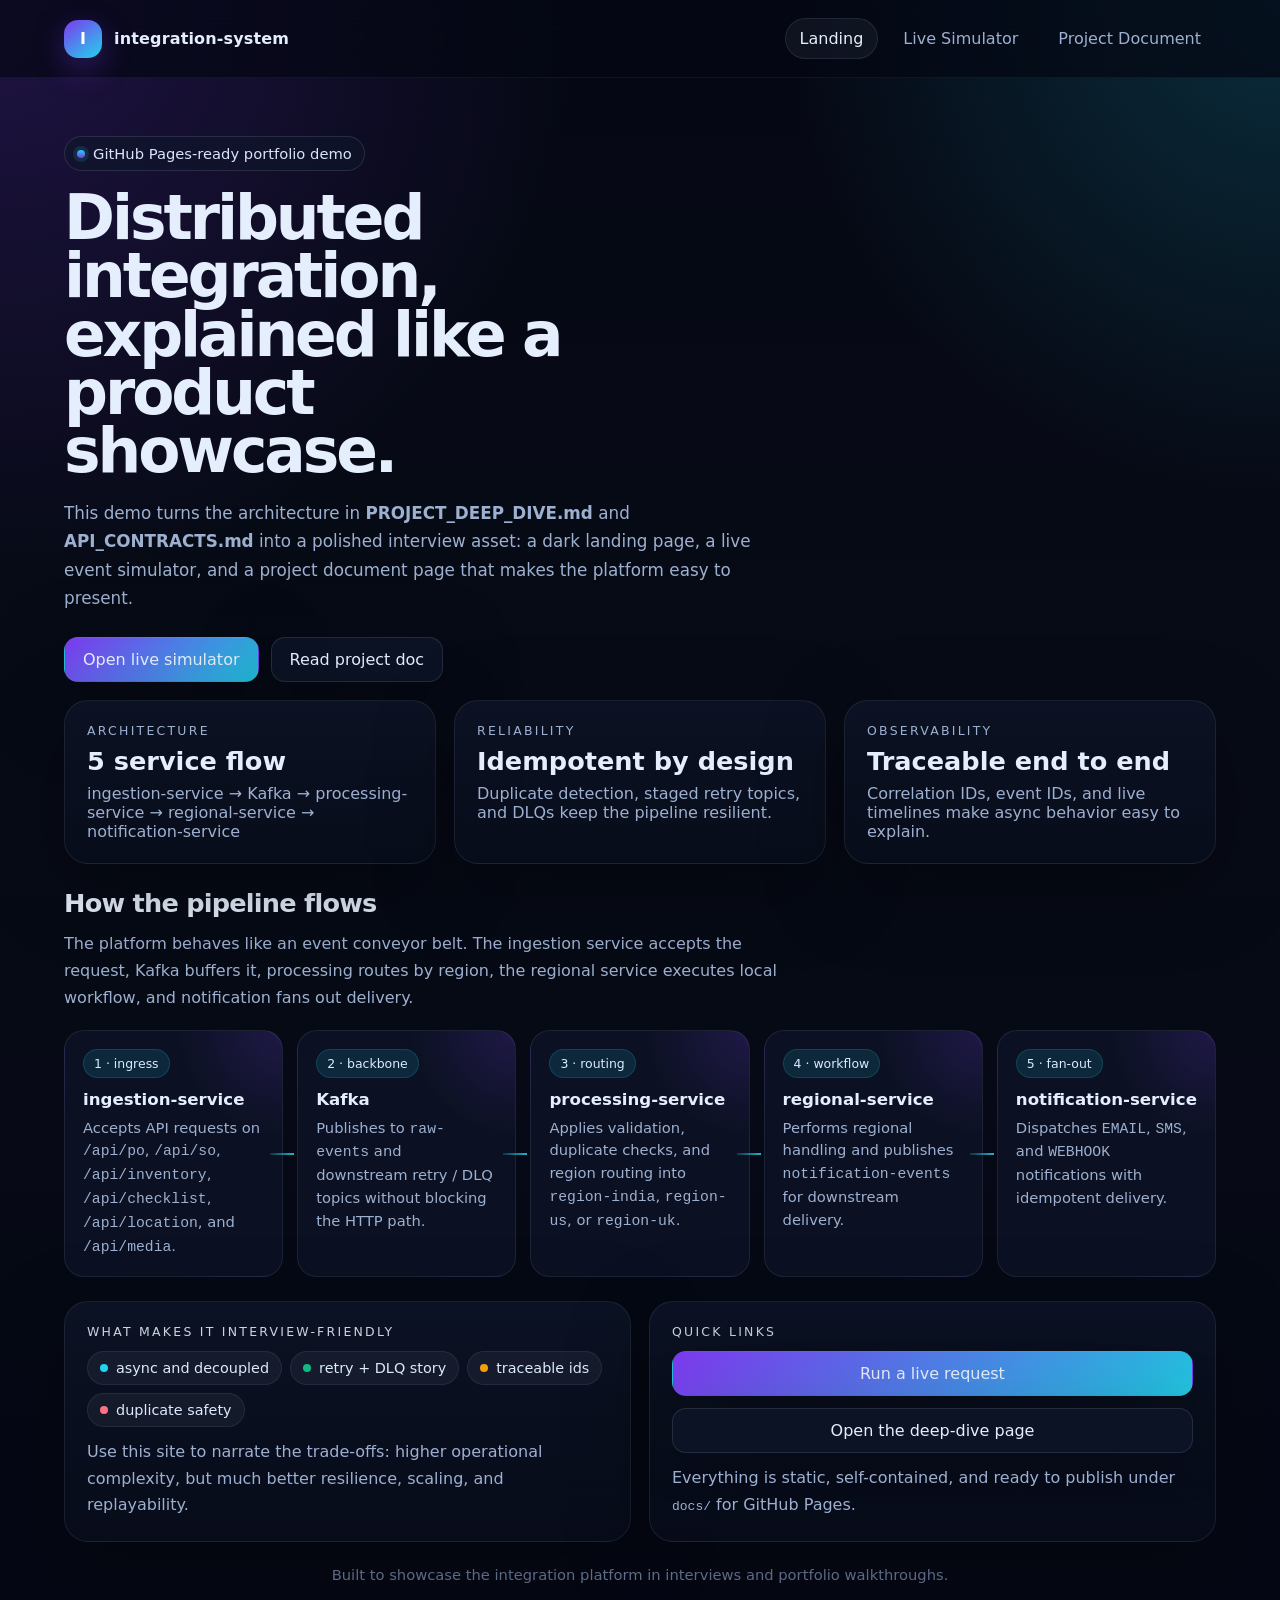
<file: docs/index.html>
<!DOCTYPE html>
<html lang="en">
<head>
  <meta charset="UTF-8" />
  <meta name="viewport" content="width=device-width, initial-scale=1.0" />
  <meta name="description" content="Portfolio-style demo for the integration-system event-driven architecture." />
  <title>integration-system | Portfolio Demo</title>
  <link rel="stylesheet" href="./styles.css" />
</head>
<body>
  <header class="topbar">
    <div class="topbar-inner">
      <a class="brand" href="./index.html">
        <span class="brand-mark">I</span>
        <span>integration-system</span>
      </a>
      <nav class="nav">
        <a href="./index.html" aria-current="page">Landing</a>
        <a href="./simulator.html">Live Simulator</a>
        <a href="./project.html">Project Document</a>
      </nav>
    </div>
  </header>

  <main class="shell">
    <section class="hero">
      <span class="eyebrow"><span class="eyebrow-dot"></span> GitHub Pages-ready portfolio demo</span>
      <h1>Distributed integration, explained like a product showcase.</h1>
      <p class="lede">
        This demo turns the architecture in <strong>PROJECT_DEEP_DIVE.md</strong> and <strong>API_CONTRACTS.md</strong> into a polished interview asset:
        a dark landing page, a live event simulator, and a project document page that makes the platform easy to present.
      </p>
      <div class="hero-actions">
        <a class="btn primary" href="./simulator.html">Open live simulator</a>
        <a class="btn" href="./project.html">Read project doc</a>
      </div>
    </section>

    <section class="grid cols-3">
      <article class="card">
        <div class="card-inner stat">
          <span class="kicker">Architecture</span>
          <strong>5 service flow</strong>
          <span>ingestion-service → Kafka → processing-service → regional-service → notification-service</span>
        </div>
      </article>
      <article class="card">
        <div class="card-inner stat">
          <span class="kicker">Reliability</span>
          <strong>Idempotent by design</strong>
          <span>Duplicate detection, staged retry topics, and DLQs keep the pipeline resilient.</span>
        </div>
      </article>
      <article class="card">
        <div class="card-inner stat">
          <span class="kicker">Observability</span>
          <strong>Traceable end to end</strong>
          <span>Correlation IDs, event IDs, and live timelines make async behavior easy to explain.</span>
        </div>
      </article>
    </section>

    <section class="page-section">
      <h2>How the pipeline flows</h2>
      <p class="intro">
        The platform behaves like an event conveyor belt. The ingestion service accepts the request, Kafka buffers it,
        processing routes by region, the regional service executes local workflow, and notification fans out delivery.
      </p>
      <div class="flow">
        <article class="node">
          <small>1 · ingress</small>
          <h3>ingestion-service</h3>
          <p>Accepts API requests on <code>/api/po</code>, <code>/api/so</code>, <code>/api/inventory</code>, <code>/api/checklist</code>, <code>/api/location</code>, and <code>/api/media</code>.</p>
        </article>
        <article class="node">
          <small>2 · backbone</small>
          <h3>Kafka</h3>
          <p>Publishes to <code>raw-events</code> and downstream retry / DLQ topics without blocking the HTTP path.</p>
        </article>
        <article class="node">
          <small>3 · routing</small>
          <h3>processing-service</h3>
          <p>Applies validation, duplicate checks, and region routing into <code>region-india</code>, <code>region-us</code>, or <code>region-uk</code>.</p>
        </article>
        <article class="node">
          <small>4 · workflow</small>
          <h3>regional-service</h3>
          <p>Performs regional handling and publishes <code>notification-events</code> for downstream delivery.</p>
        </article>
        <article class="node">
          <small>5 · fan-out</small>
          <h3>notification-service</h3>
          <p>Dispatches <code>EMAIL</code>, <code>SMS</code>, and <code>WEBHOOK</code> notifications with idempotent delivery.</p>
        </article>
      </div>
    </section>

    <section class="grid cols-2 page-section">
      <article class="card">
        <div class="card-inner stack">
          <span class="kicker">What makes it interview-friendly</span>
          <div class="badge-row">
            <span class="badge"><span class="dot" style="color: var(--brand-2)"></span> async and decoupled</span>
            <span class="badge"><span class="dot" style="color: var(--brand-3)"></span> retry + DLQ story</span>
            <span class="badge"><span class="dot" style="color: var(--warn)"></span> traceable ids</span>
            <span class="badge"><span class="dot" style="color: var(--danger)"></span> duplicate safety</span>
          </div>
          <p class="subtle">
            Use this site to narrate the trade-offs: higher operational complexity, but much better resilience, scaling, and replayability.
          </p>
        </div>
      </article>

      <article class="card">
        <div class="card-inner stack">
          <span class="kicker">Quick links</span>
          <a class="btn primary" href="./simulator.html">Run a live request</a>
          <a class="btn" href="./project.html">Open the deep-dive page</a>
          <p class="subtle">Everything is static, self-contained, and ready to publish under <code>docs/</code> for GitHub Pages.</p>
        </div>
      </article>
    </section>

    <div class="footer">Built to showcase the integration platform in interviews and portfolio walkthroughs.</div>
  </main>
</body>
</html>
</file>
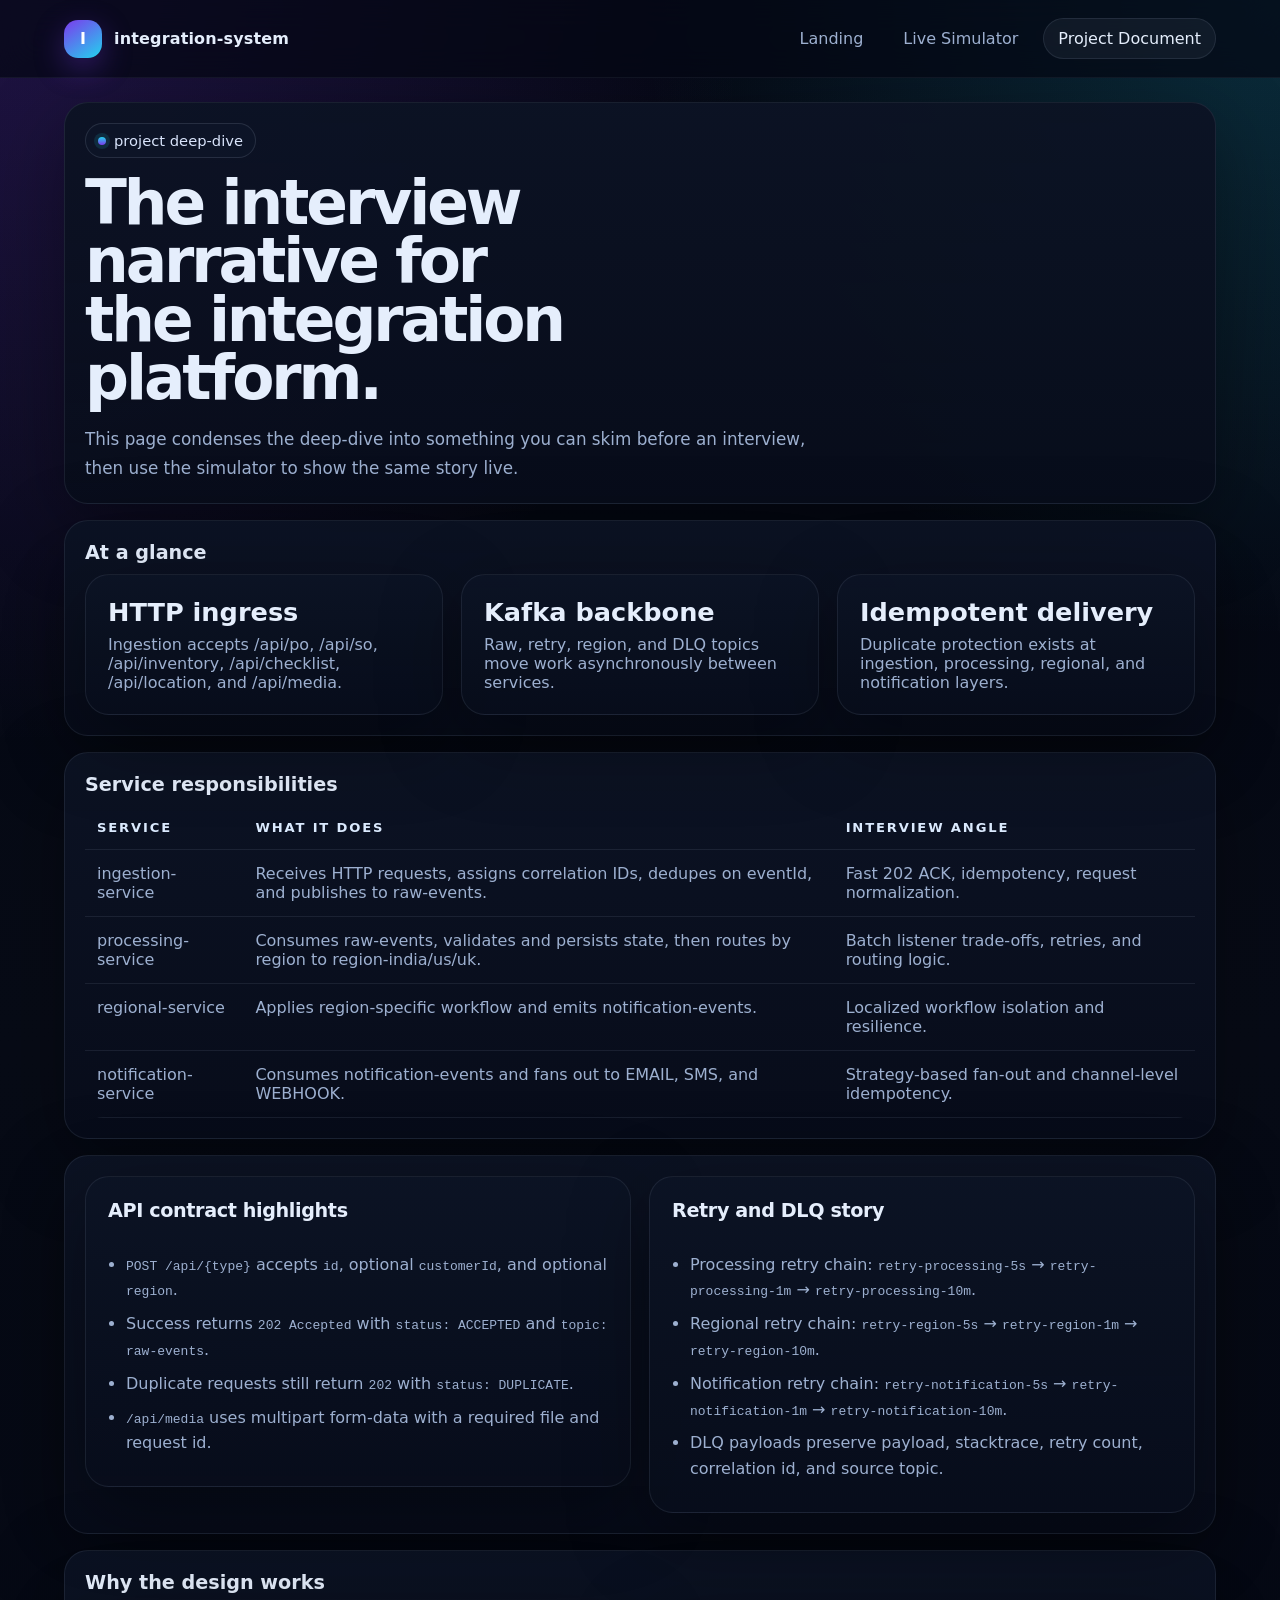
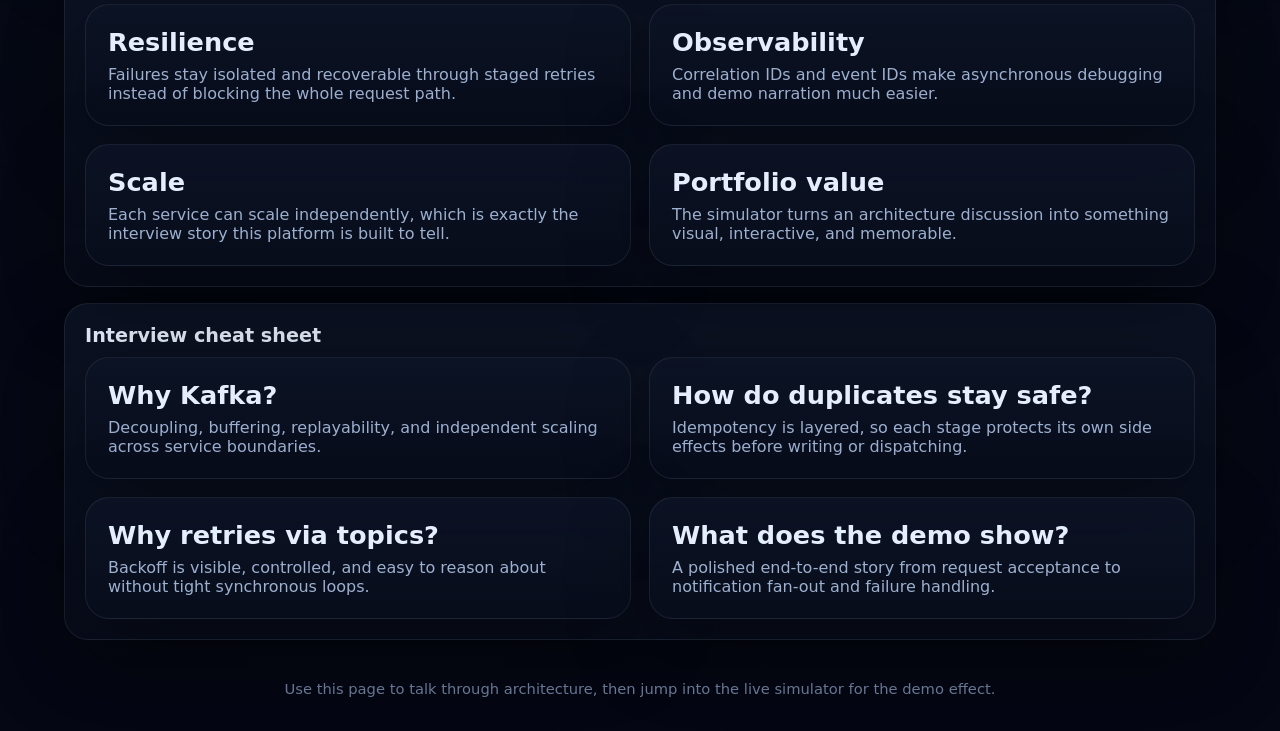
<file: docs/project.html>
<!DOCTYPE html>
<html lang="en">
<head>
  <meta charset="UTF-8" />
  <meta name="viewport" content="width=device-width, initial-scale=1.0" />
  <meta name="description" content="Project document page for the integration-system portfolio demo." />
  <title>integration-system | Project Document</title>
  <link rel="stylesheet" href="./styles.css" />
</head>
<body>
  <header class="topbar">
    <div class="topbar-inner">
      <a class="brand" href="./index.html">
        <span class="brand-mark">I</span>
        <span>integration-system</span>
      </a>
      <nav class="nav">
        <a href="./index.html">Landing</a>
        <a href="./simulator.html">Live Simulator</a>
        <a href="./project.html" aria-current="page">Project Document</a>
      </nav>
    </div>
  </header>

  <main class="shell doc">
    <section>
      <span class="eyebrow"><span class="eyebrow-dot"></span> project deep-dive</span>
      <h1 style="margin-top: 16px;">The interview narrative for the integration platform.</h1>
      <p class="lede">
        This page condenses the deep-dive into something you can skim before an interview, then use the simulator to show the same story live.
      </p>
    </section>

    <section>
      <h3>At a glance</h3>
      <div class="grid cols-3">
        <article class="card"><div class="card-inner stat"><strong>HTTP ingress</strong><span>Ingestion accepts /api/po, /api/so, /api/inventory, /api/checklist, /api/location, and /api/media.</span></div></article>
        <article class="card"><div class="card-inner stat"><strong>Kafka backbone</strong><span>Raw, retry, region, and DLQ topics move work asynchronously between services.</span></div></article>
        <article class="card"><div class="card-inner stat"><strong>Idempotent delivery</strong><span>Duplicate protection exists at ingestion, processing, regional, and notification layers.</span></div></article>
      </div>
    </section>

    <section>
      <h3>Service responsibilities</h3>
      <table class="table">
        <thead>
          <tr>
            <th>Service</th>
            <th>What it does</th>
            <th>Interview angle</th>
          </tr>
        </thead>
        <tbody>
          <tr>
            <td>ingestion-service</td>
            <td>Receives HTTP requests, assigns correlation IDs, dedupes on eventId, and publishes to raw-events.</td>
            <td>Fast 202 ACK, idempotency, request normalization.</td>
          </tr>
          <tr>
            <td>processing-service</td>
            <td>Consumes raw-events, validates and persists state, then routes by region to region-india/us/uk.</td>
            <td>Batch listener trade-offs, retries, and routing logic.</td>
          </tr>
          <tr>
            <td>regional-service</td>
            <td>Applies region-specific workflow and emits notification-events.</td>
            <td>Localized workflow isolation and resilience.</td>
          </tr>
          <tr>
            <td>notification-service</td>
            <td>Consumes notification-events and fans out to EMAIL, SMS, and WEBHOOK.</td>
            <td>Strategy-based fan-out and channel-level idempotency.</td>
          </tr>
        </tbody>
      </table>
    </section>

    <section class="grid cols-2">
      <article>
        <div class="card">
          <div class="card-inner stack">
            <h3>API contract highlights</h3>
            <ul>
              <li><code>POST /api/{type}</code> accepts <code>id</code>, optional <code>customerId</code>, and optional <code>region</code>.</li>
              <li>Success returns <code>202 Accepted</code> with <code>status: ACCEPTED</code> and <code>topic: raw-events</code>.</li>
              <li>Duplicate requests still return <code>202</code> with <code>status: DUPLICATE</code>.</li>
              <li><code>/api/media</code> uses multipart form-data with a required file and request id.</li>
            </ul>
          </div>
        </div>
      </article>
      <article>
        <div class="card">
          <div class="card-inner stack">
            <h3>Retry and DLQ story</h3>
            <ul>
              <li>Processing retry chain: <code>retry-processing-5s</code> → <code>retry-processing-1m</code> → <code>retry-processing-10m</code>.</li>
              <li>Regional retry chain: <code>retry-region-5s</code> → <code>retry-region-1m</code> → <code>retry-region-10m</code>.</li>
              <li>Notification retry chain: <code>retry-notification-5s</code> → <code>retry-notification-1m</code> → <code>retry-notification-10m</code>.</li>
              <li>DLQ payloads preserve payload, stacktrace, retry count, correlation id, and source topic.</li>
            </ul>
          </div>
        </div>
      </article>
    </section>

    <section>
      <h3>Why the design works</h3>
      <div class="grid cols-2">
        <article class="card"><div class="card-inner stat"><strong>Resilience</strong><span>Failures stay isolated and recoverable through staged retries instead of blocking the whole request path.</span></div></article>
        <article class="card"><div class="card-inner stat"><strong>Observability</strong><span>Correlation IDs and event IDs make asynchronous debugging and demo narration much easier.</span></div></article>
        <article class="card"><div class="card-inner stat"><strong>Scale</strong><span>Each service can scale independently, which is exactly the interview story this platform is built to tell.</span></div></article>
        <article class="card"><div class="card-inner stat"><strong>Portfolio value</strong><span>The simulator turns an architecture discussion into something visual, interactive, and memorable.</span></div></article>
      </div>
    </section>

    <section>
      <h3>Interview cheat sheet</h3>
      <div class="grid cols-2">
        <article class="card"><div class="card-inner stat"><strong>Why Kafka?</strong><span>Decoupling, buffering, replayability, and independent scaling across service boundaries.</span></div></article>
        <article class="card"><div class="card-inner stat"><strong>How do duplicates stay safe?</strong><span>Idempotency is layered, so each stage protects its own side effects before writing or dispatching.</span></div></article>
        <article class="card"><div class="card-inner stat"><strong>Why retries via topics?</strong><span>Backoff is visible, controlled, and easy to reason about without tight synchronous loops.</span></div></article>
        <article class="card"><div class="card-inner stat"><strong>What does the demo show?</strong><span>A polished end-to-end story from request acceptance to notification fan-out and failure handling.</span></div></article>
      </div>
    </section>

    <div class="footer">Use this page to talk through architecture, then jump into the live simulator for the demo effect.</div>
  </main>
</body>
</html>
</file>
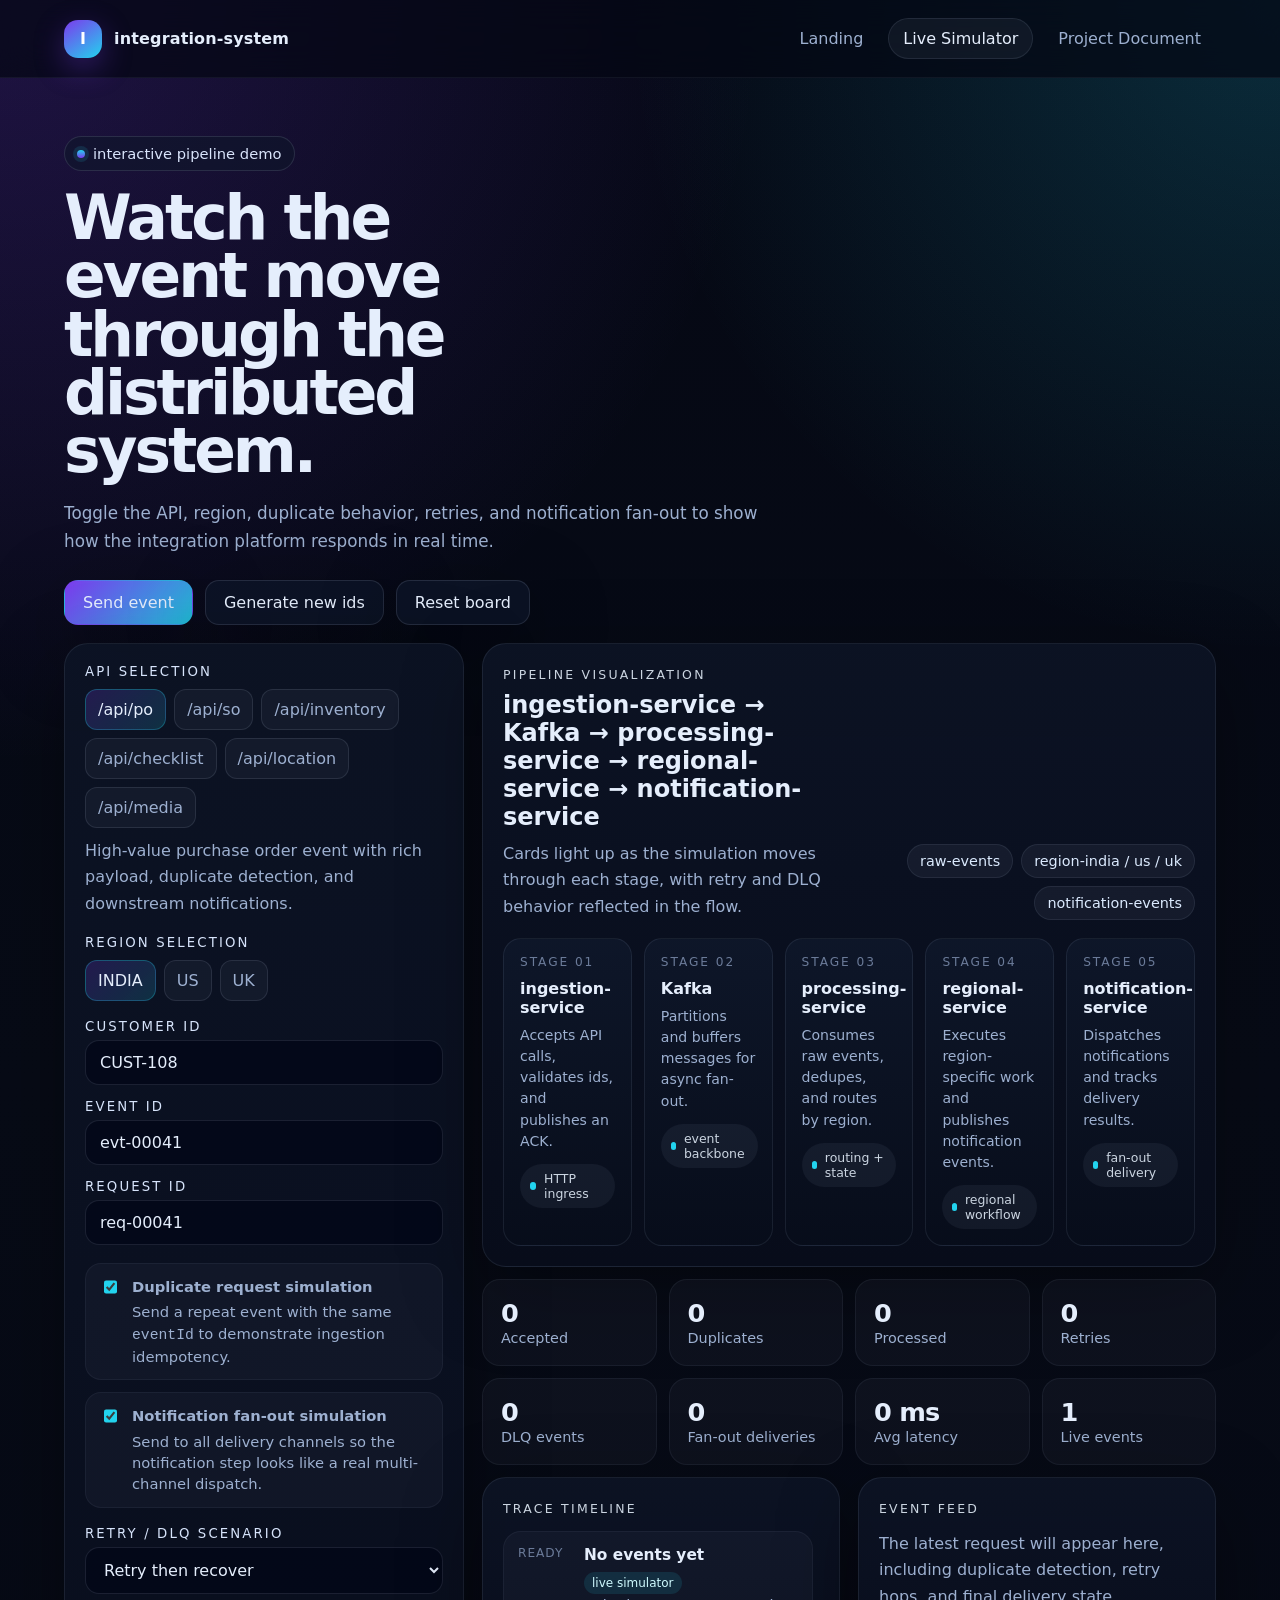
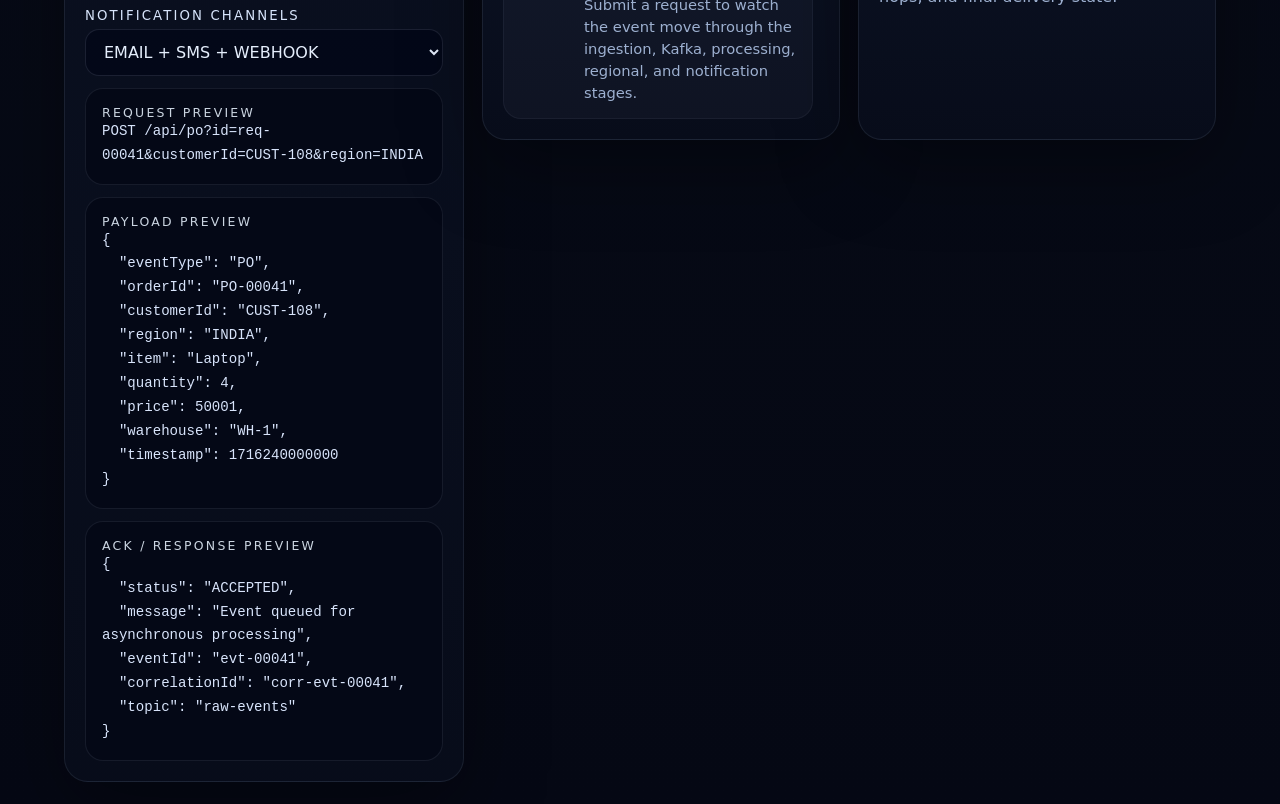
<file: docs/simulator.html>
<!DOCTYPE html>
<html lang="en">
<head>
  <meta charset="UTF-8" />
  <meta name="viewport" content="width=device-width, initial-scale=1.0" />
  <meta name="description" content="Live simulator for the integration-system distributed event-driven platform." />
  <title>integration-system | Live Simulator</title>
  <link rel="stylesheet" href="./styles.css" />
  <script defer src="./app.js"></script>
</head>
<body>
  <header class="topbar">
    <div class="topbar-inner">
      <a class="brand" href="./index.html">
        <span class="brand-mark">I</span>
        <span>integration-system</span>
      </a>
      <nav class="nav">
        <a href="./index.html">Landing</a>
        <a href="./simulator.html" aria-current="page">Live Simulator</a>
        <a href="./project.html">Project Document</a>
      </nav>
    </div>
  </header>

  <main class="shell">
    <section class="hero">
      <span class="eyebrow"><span class="eyebrow-dot"></span> interactive pipeline demo</span>
      <h1>Watch the event move through the distributed system.</h1>
      <p class="lede">
        Toggle the API, region, duplicate behavior, retries, and notification fan-out to show how the integration platform responds in real time.
      </p>
      <div class="hero-actions">
        <button class="btn primary" id="runButton">Send event</button>
        <button class="btn" id="seedButton">Generate new ids</button>
        <button class="btn" id="resetButton">Reset board</button>
      </div>
    </section>

    <section class="split">
      <aside class="panel panel-pad">
        <div class="control-group">
          <div class="control-label">API selection</div>
          <div class="control-buttons">
            <button class="chip active" data-api="/api/po">/api/po</button>
            <button class="chip" data-api="/api/so">/api/so</button>
            <button class="chip" data-api="/api/inventory">/api/inventory</button>
            <button class="chip" data-api="/api/checklist">/api/checklist</button>
            <button class="chip" data-api="/api/location">/api/location</button>
            <button class="chip" data-api="/api/media">/api/media</button>
          </div>
          <p id="apiDescription" class="subtle"></p>
        </div>

        <div class="control-group" style="margin-top: 18px;">
          <div class="control-label">Region selection</div>
          <div class="control-buttons">
            <button class="chip active" data-region="INDIA">INDIA</button>
            <button class="chip" data-region="US">US</button>
            <button class="chip" data-region="UK">UK</button>
          </div>
        </div>

        <div class="field-grid two-up" style="margin-top: 18px;">
          <label class="field">
            <span class="control-label">Customer ID</span>
            <input id="customerId" type="text" placeholder="CUST-108" />
          </label>
          <label class="field">
            <span class="control-label">Event ID</span>
            <input id="eventId" type="text" placeholder="evt-00041" />
          </label>
          <label class="field" style="grid-column: 1 / -1;">
            <span class="control-label">Request ID</span>
            <input id="requestId" type="text" placeholder="req-00041" />
          </label>
        </div>

        <div class="toggle-row" style="margin-top: 18px;">
          <label class="toggle">
            <input id="duplicateToggle" type="checkbox" checked />
            <span><strong>Duplicate request simulation</strong>Send a repeat event with the same <code>eventId</code> to demonstrate ingestion idempotency.</span>
          </label>
          <label class="toggle">
            <input id="fanoutToggle" type="checkbox" checked />
            <span><strong>Notification fan-out simulation</strong>Send to all delivery channels so the notification step looks like a real multi-channel dispatch.</span>
          </label>
        </div>

        <div class="field-grid two-up" style="margin-top: 18px;">
          <label class="field">
            <span class="control-label">Retry / DLQ scenario</span>
            <select id="scenario">
              <option value="happy">Happy path</option>
              <option value="retry" selected>Retry then recover</option>
              <option value="dlq">Dead-letter queue</option>
            </select>
          </label>
          <label class="field">
            <span class="control-label">Notification channels</span>
            <select id="channelFilter">
              <option value="all">EMAIL + SMS + WEBHOOK</option>
              <option value="EMAIL">EMAIL only</option>
              <option value="SMS">SMS only</option>
              <option value="WEBHOOK">WEBHOOK only</option>
            </select>
          </label>
        </div>

        <div class="codebox">
          <div class="kicker">Request preview</div>
          <pre id="requestPreview"></pre>
        </div>
        <div class="codebox">
          <div class="kicker">Payload preview</div>
          <pre id="payloadPreview"></pre>
        </div>
        <div class="codebox">
          <div class="kicker">ACK / response preview</div>
          <pre id="responsePreview"></pre>
        </div>
      </aside>

      <section class="stack">
        <article class="panel panel-pad">
          <div class="grid cols-2" style="align-items: end;">
            <div>
              <span class="kicker">Pipeline visualization</span>
              <h2 style="margin-top: 8px;">ingestion-service &rarr; Kafka &rarr; processing-service &rarr; regional-service &rarr; notification-service</h2>
              <p class="subtle" style="margin-top: 10px;">Cards light up as the simulation moves through each stage, with retry and DLQ behavior reflected in the flow.</p>
            </div>
            <div class="badge-row" style="justify-content: flex-end;">
              <span class="badge">raw-events</span>
              <span class="badge">region-india / us / uk</span>
              <span class="badge">notification-events</span>
            </div>
          </div>
          <div id="stageGrid" class="stage-grid" style="margin-top: 18px;"></div>
        </article>

        <div class="stats-grid">
          <article class="metric">
            <strong id="metricAccepted">0</strong>
            <span>Accepted</span>
          </article>
          <article class="metric">
            <strong id="metricDuplicates">0</strong>
            <span>Duplicates</span>
          </article>
          <article class="metric">
            <strong id="metricProcessed">0</strong>
            <span>Processed</span>
          </article>
          <article class="metric">
            <strong id="metricRetries">0</strong>
            <span>Retries</span>
          </article>
          <article class="metric">
            <strong id="metricDlq">0</strong>
            <span>DLQ events</span>
          </article>
          <article class="metric">
            <strong id="metricFanOut">0</strong>
            <span>Fan-out deliveries</span>
          </article>
          <article class="metric">
            <strong id="metricLatency">0 ms</strong>
            <span>Avg latency</span>
          </article>
          <article class="metric">
            <strong id="metricLive">1</strong>
            <span>Live events</span>
          </article>
        </div>

        <div class="grid cols-2">
          <article class="panel panel-pad">
            <span class="kicker">Trace timeline</span>
            <div id="timeline" class="timeline" style="margin-top: 14px;"></div>
          </article>

          <article class="panel panel-pad">
            <span class="kicker">Event feed</span>
            <div id="eventList" class="timeline" style="margin-top: 14px;"></div>
          </article>
        </div>
      </section>
    </section>
  </main>
</body>
</html>
</file>
<file: docs/styles.css>
:root {
  color-scheme: dark;
  --bg: #070b16;
  --bg-soft: #0c1324;
  --panel: rgba(12, 19, 36, 0.9);
  --panel-2: rgba(15, 23, 42, 0.88);
  --line: rgba(148, 163, 184, 0.18);
  --text: #e5eefc;
  --muted: #9db0d0;
  --muted-2: #6b7b99;
  --brand: #7c3aed;
  --brand-2: #22d3ee;
  --brand-3: #10b981;
  --warn: #f59e0b;
  --danger: #fb7185;
  --success: #34d399;
  --shadow: 0 24px 80px rgba(0, 0, 0, 0.35);
  --radius: 24px;
  --radius-sm: 16px;
  --max: 1200px;
  font-synthesis-weight: none;
  text-rendering: optimizeLegibility;
  -webkit-font-smoothing: antialiased;
  -moz-osx-font-smoothing: grayscale;
}

*,
*::before,
*::after {
  box-sizing: border-box;
}

html {
  scroll-behavior: smooth;
}

body {
  margin: 0;
  min-height: 100vh;
  font-family: Inter, ui-sans-serif, system-ui, -apple-system, BlinkMacSystemFont, "Segoe UI", sans-serif;
  background:
    radial-gradient(circle at top left, rgba(124, 58, 237, 0.22), transparent 28%),
    radial-gradient(circle at top right, rgba(34, 211, 238, 0.18), transparent 24%),
    linear-gradient(180deg, #050814 0%, var(--bg) 45%, #050814 100%);
  color: var(--text);
}

a {
  color: inherit;
  text-decoration: none;
}

img {
  max-width: 100%;
  display: block;
}

button,
input,
select,
textarea {
  font: inherit;
}

.shell {
  width: min(100%, var(--max));
  margin: 0 auto;
  padding: 24px;
}

.topbar {
  position: sticky;
  top: 0;
  z-index: 20;
  backdrop-filter: blur(18px);
  background: rgba(5, 8, 20, 0.72);
  border-bottom: 1px solid rgba(148, 163, 184, 0.08);
}

.topbar-inner {
  width: min(100%, var(--max));
  margin: 0 auto;
  padding: 18px 24px;
  display: flex;
  align-items: center;
  justify-content: space-between;
  gap: 16px;
}

.brand {
  display: flex;
  align-items: center;
  gap: 12px;
  font-weight: 800;
  letter-spacing: 0.01em;
}

.brand-mark {
  width: 38px;
  height: 38px;
  border-radius: 14px;
  background:
    linear-gradient(145deg, rgba(124, 58, 237, 1), rgba(34, 211, 238, 1)),
    linear-gradient(145deg, rgba(124, 58, 237, 0.7), rgba(34, 211, 238, 0.7));
  box-shadow: 0 10px 30px rgba(124, 58, 237, 0.35);
  display: grid;
  place-items: center;
  color: white;
  font-weight: 900;
}

.nav {
  display: flex;
  flex-wrap: wrap;
  gap: 10px;
}

.nav a {
  color: var(--muted);
  padding: 10px 14px;
  border-radius: 999px;
  border: 1px solid transparent;
  transition: 180ms ease;
}

.nav a:hover,
.nav a[aria-current="page"] {
  color: var(--text);
  background: rgba(148, 163, 184, 0.08);
  border-color: rgba(148, 163, 184, 0.14);
}

.hero {
  padding: 34px 0 18px;
}

.eyebrow {
  display: inline-flex;
  align-items: center;
  gap: 8px;
  padding: 8px 12px;
  border: 1px solid rgba(148, 163, 184, 0.18);
  border-radius: 999px;
  color: #d9e4fb;
  background: rgba(15, 23, 42, 0.58);
  font-size: 0.92rem;
}

.eyebrow-dot {
  width: 8px;
  height: 8px;
  border-radius: 999px;
  background: linear-gradient(180deg, var(--brand-2), var(--brand));
  box-shadow: 0 0 0 4px rgba(34, 211, 238, 0.12);
}

h1,
h2,
h3,
h4,
p {
  margin: 0;
}

h1 {
  font-size: clamp(2.3rem, 4.8vw, 4.8rem);
  line-height: 0.95;
  letter-spacing: -0.05em;
  margin-top: 18px;
  max-width: 12ch;
}

.lede {
  margin-top: 18px;
  max-width: 68ch;
  color: var(--muted);
  font-size: 1.05rem;
  line-height: 1.7;
}

.hero-actions {
  display: flex;
  flex-wrap: wrap;
  gap: 12px;
  margin-top: 24px;
}

.btn {
  display: inline-flex;
  align-items: center;
  justify-content: center;
  gap: 10px;
  padding: 12px 18px;
  border-radius: 14px;
  border: 1px solid rgba(148, 163, 184, 0.18);
  background: rgba(15, 23, 42, 0.72);
  color: var(--text);
  box-shadow: var(--shadow);
  transition: 180ms ease;
}

.btn:hover {
  transform: translateY(-1px);
  border-color: rgba(34, 211, 238, 0.35);
}

.btn.primary {
  background: linear-gradient(135deg, rgba(124, 58, 237, 1), rgba(34, 211, 238, 0.92));
  border-color: transparent;
}

.grid {
  display: grid;
  gap: 18px;
}

.grid.cols-3 {
  grid-template-columns: repeat(3, minmax(0, 1fr));
}

.grid.cols-2 {
  grid-template-columns: repeat(2, minmax(0, 1fr));
}

.card {
  position: relative;
  overflow: hidden;
  border-radius: var(--radius);
  border: 1px solid rgba(148, 163, 184, 0.12);
  background: linear-gradient(180deg, rgba(12, 19, 36, 0.94), rgba(8, 13, 27, 0.88));
  box-shadow: var(--shadow);
}

.card-inner {
  padding: 22px;
}

.card h3,
.card h2 {
  font-size: 1.1rem;
  letter-spacing: -0.02em;
}

.subtle {
  color: var(--muted);
  line-height: 1.65;
}

.stat {
  display: flex;
  flex-direction: column;
  gap: 8px;
}

.stat strong {
  font-size: clamp(1.4rem, 2vw, 2rem);
}

.stat span {
  color: var(--muted);
}

.kicker {
  color: #cbd5e1;
  font-size: 0.78rem;
  text-transform: uppercase;
  letter-spacing: 0.18em;
}

.stack {
  display: flex;
  flex-direction: column;
  gap: 12px;
}

.badge-row {
  display: flex;
  flex-wrap: wrap;
  gap: 8px;
}

.badge {
  display: inline-flex;
  align-items: center;
  gap: 8px;
  padding: 8px 12px;
  border-radius: 999px;
  background: rgba(148, 163, 184, 0.08);
  color: #dbeafe;
  border: 1px solid rgba(148, 163, 184, 0.12);
  font-size: 0.9rem;
}

.badge .dot {
  width: 8px;
  height: 8px;
  border-radius: 999px;
  background: currentColor;
}

.flow {
  display: grid;
  gap: 14px;
  grid-template-columns: repeat(5, minmax(0, 1fr));
  align-items: stretch;
}

.node {
  min-height: 152px;
  padding: 18px;
  border-radius: 20px;
  border: 1px solid rgba(148, 163, 184, 0.12);
  background:
    radial-gradient(circle at top right, rgba(124, 58, 237, 0.18), transparent 32%),
    rgba(12, 19, 36, 0.92);
  position: relative;
}

.node::after {
  content: "";
  position: absolute;
  top: 50%;
  right: -12px;
  width: 24px;
  height: 2px;
  background: linear-gradient(90deg, rgba(34, 211, 238, 0.18), rgba(34, 211, 238, 0.85));
}

.node:last-child::after {
  display: none;
}

.node h3 {
  margin-top: 12px;
  font-size: 1.04rem;
}

.node p {
  color: var(--muted);
  line-height: 1.55;
  font-size: 0.92rem;
  margin-top: 8px;
}

.node small {
  display: inline-flex;
  align-items: center;
  gap: 6px;
  color: #dbeafe;
  background: rgba(34, 211, 238, 0.12);
  border: 1px solid rgba(34, 211, 238, 0.16);
  border-radius: 999px;
  padding: 6px 10px;
  font-size: 0.78rem;
}

.page-section {
  margin-top: 24px;
}

.page-section h2 {
  margin-bottom: 12px;
  font-size: clamp(1.3rem, 2vw, 2rem);
  letter-spacing: -0.03em;
}

.page-section .intro {
  color: var(--muted);
  max-width: 72ch;
  line-height: 1.7;
  margin-bottom: 18px;
}

.split {
  display: grid;
  gap: 18px;
  grid-template-columns: minmax(340px, 400px) minmax(0, 1fr);
  align-items: start;
}

.panel {
  border-radius: var(--radius);
  background: linear-gradient(180deg, rgba(12, 19, 36, 0.96), rgba(8, 13, 27, 0.92));
  border: 1px solid rgba(148, 163, 184, 0.12);
  box-shadow: var(--shadow);
  min-width: 0;
}

.panel-pad {
  padding: 20px;
}

.control-group {
  display: flex;
  flex-direction: column;
  gap: 10px;
}

.control-label {
  color: #d7e4fb;
  font-size: 0.83rem;
  text-transform: uppercase;
  letter-spacing: 0.16em;
}

.control-buttons {
  display: flex;
  flex-wrap: wrap;
  gap: 8px;
}

.field-grid {
  display: grid;
  gap: 14px;
}

.field-grid.two-up {
  grid-template-columns: repeat(2, minmax(0, 1fr));
}

.field-grid.one-up {
  grid-template-columns: 1fr;
}

.chip {
  border: 1px solid rgba(148, 163, 184, 0.16);
  background: rgba(148, 163, 184, 0.06);
  color: var(--muted);
  padding: 10px 12px;
  border-radius: 12px;
  cursor: pointer;
  transition: 180ms ease;
}

.chip:hover {
  border-color: rgba(34, 211, 238, 0.34);
  color: var(--text);
}

.chip.active {
  background: linear-gradient(135deg, rgba(124, 58, 237, 0.22), rgba(34, 211, 238, 0.16));
  color: var(--text);
  border-color: rgba(34, 211, 238, 0.28);
}

.field {
  display: grid;
  gap: 6px;
}

.field input,
.field select,
.field textarea {
  width: 100%;
  border: 1px solid rgba(148, 163, 184, 0.16);
  background: rgba(2, 6, 23, 0.72);
  color: var(--text);
  border-radius: 14px;
  padding: 12px 14px;
  outline: none;
  transition: 180ms ease;
  min-width: 0;
}

.field select {
  white-space: normal;
  text-overflow: ellipsis;
}

.field input:focus,
.field select:focus,
.field textarea:focus {
  border-color: rgba(34, 211, 238, 0.35);
  box-shadow: 0 0 0 3px rgba(34, 211, 238, 0.08);
}

.toggle-row {
  display: grid;
  gap: 12px;
}

.toggle {
  display: flex;
  align-items: flex-start;
  gap: 12px;
  padding: 12px 14px;
  border-radius: 16px;
  background: rgba(148, 163, 184, 0.05);
  border: 1px solid rgba(148, 163, 184, 0.08);
}

.toggle input {
  width: 18px;
  height: 18px;
  accent-color: var(--brand-2);
  margin-top: 2px;
}

.toggle strong {
  display: block;
  margin-bottom: 4px;
}

.toggle span {
  color: var(--muted);
  font-size: 0.92rem;
  line-height: 1.45;
}

.stage-grid {
  display: grid;
  gap: 12px;
  grid-template-columns: repeat(5, minmax(0, 1fr));
}

.stage-card {
  border-radius: 18px;
  border: 1px solid rgba(148, 163, 184, 0.12);
  background: linear-gradient(180deg, rgba(15, 23, 42, 0.92), rgba(8, 13, 27, 0.9));
  padding: 16px;
  min-height: 122px;
  position: relative;
  overflow: hidden;
}

.stage-card .index {
  color: var(--muted-2);
  font-size: 0.76rem;
  letter-spacing: 0.16em;
  text-transform: uppercase;
}

.stage-card h3 {
  margin-top: 10px;
  font-size: 1rem;
}

.stage-card p {
  color: var(--muted);
  margin-top: 8px;
  font-size: 0.88rem;
  line-height: 1.5;
}

.stage-card.active {
  border-color: rgba(34, 211, 238, 0.38);
  box-shadow: 0 0 0 1px rgba(34, 211, 238, 0.12), 0 18px 32px rgba(34, 211, 238, 0.08);
  transform: translateY(-1px);
}

.stage-card.success {
  border-color: rgba(52, 211, 153, 0.28);
}

.stage-card.warning {
  border-color: rgba(245, 158, 11, 0.34);
}

.stage-card.danger {
  border-color: rgba(251, 113, 133, 0.36);
}

.stage-card .pill {
  display: inline-flex;
  align-items: center;
  gap: 8px;
  padding: 7px 10px;
  border-radius: 999px;
  margin-top: 12px;
  font-size: 0.78rem;
  background: rgba(148, 163, 184, 0.08);
  color: #cbd5e1;
}

.stage-card .pill.dot::before {
  content: "";
  width: 8px;
  height: 8px;
  border-radius: 999px;
  background: var(--brand-2);
}

.stats-grid {
  display: grid;
  gap: 12px;
  grid-template-columns: repeat(4, minmax(0, 1fr));
}

.metric {
  padding: 18px;
  border-radius: 18px;
  background: rgba(148, 163, 184, 0.05);
  border: 1px solid rgba(148, 163, 184, 0.09);
}

.metric strong {
  display: block;
  font-size: clamp(1.3rem, 2vw, 2rem);
  letter-spacing: -0.03em;
}

.metric span {
  color: var(--muted);
  font-size: 0.9rem;
}

.timeline {
  display: flex;
  flex-direction: column;
  gap: 12px;
  max-height: 490px;
  overflow: auto;
  padding-right: 6px;
  min-width: 0;
}

.timeline-item {
  display: grid;
  gap: 10px;
  grid-template-columns: 56px minmax(0, 1fr);
  align-items: start;
  padding: 14px;
  border-radius: 18px;
  background: rgba(148, 163, 184, 0.05);
  border: 1px solid rgba(148, 163, 184, 0.08);
}

.timeline-time {
  color: var(--muted-2);
  font-size: 0.76rem;
  letter-spacing: 0.08em;
  text-transform: uppercase;
}

.timeline-title {
  display: flex;
  align-items: center;
  gap: 8px;
  flex-wrap: wrap;
}

.timeline-title strong {
  font-size: 0.96rem;
}

.timeline-title .tag {
  padding: 4px 8px;
  border-radius: 999px;
  font-size: 0.75rem;
  background: rgba(34, 211, 238, 0.12);
  color: #cffafe;
}

.timeline p {
  color: var(--muted);
  line-height: 1.5;
  font-size: 0.92rem;
}

.codebox {
  margin-top: 12px;
  padding: 16px;
  border-radius: 18px;
  background: #040816;
  border: 1px solid rgba(148, 163, 184, 0.12);
  overflow: hidden;
  min-width: 0;
}

.codebox pre {
  margin: 0;
  color: #d8e4fb;
  font-size: 0.88rem;
  line-height: 1.7;
  white-space: pre-wrap;
  overflow-wrap: anywhere;
  word-break: break-word;
}

.doc {
  display: grid;
  gap: 16px;
}

.doc section {
  padding: 20px;
  border-radius: var(--radius);
  background: linear-gradient(180deg, rgba(12, 19, 36, 0.96), rgba(8, 13, 27, 0.92));
  border: 1px solid rgba(148, 163, 184, 0.12);
  box-shadow: var(--shadow);
}

.doc h3 {
  font-size: 1.2rem;
  margin-bottom: 10px;
}

.doc ul {
  margin: 0;
  padding-left: 18px;
  color: var(--text);
}

.doc li {
  margin: 8px 0;
  color: var(--muted);
  line-height: 1.6;
}

.table {
  width: 100%;
  border-collapse: collapse;
  overflow: hidden;
  border-radius: 18px;
}

.table th,
.table td {
  text-align: left;
  padding: 14px 12px;
  border-bottom: 1px solid rgba(148, 163, 184, 0.12);
  vertical-align: top;
}

.table th {
  color: #dbeafe;
  font-size: 0.82rem;
  letter-spacing: 0.14em;
  text-transform: uppercase;
}

.table td {
  color: var(--muted);
}

.footer {
  color: var(--muted-2);
  text-align: center;
  padding: 24px 0 12px;
  font-size: 0.92rem;
}

.hidden {
  display: none !important;
}

@media (max-width: 1100px) {
  .flow,
  .stage-grid,
  .stats-grid,
  .grid.cols-3,
  .grid.cols-2,
  .split {
    grid-template-columns: 1fr;
  }

  .node::after {
    display: none;
  }
}

@media (max-width: 1280px) {
  .field-grid.two-up {
    grid-template-columns: 1fr;
  }
}

@media (max-width: 760px) {
  .shell,
  .topbar-inner {
    padding-left: 16px;
    padding-right: 16px;
  }

  .nav {
    gap: 6px;
  }

  .nav a {
    padding: 9px 11px;
  }

  h1 {
    max-width: 100%;
  }
}
</file>
